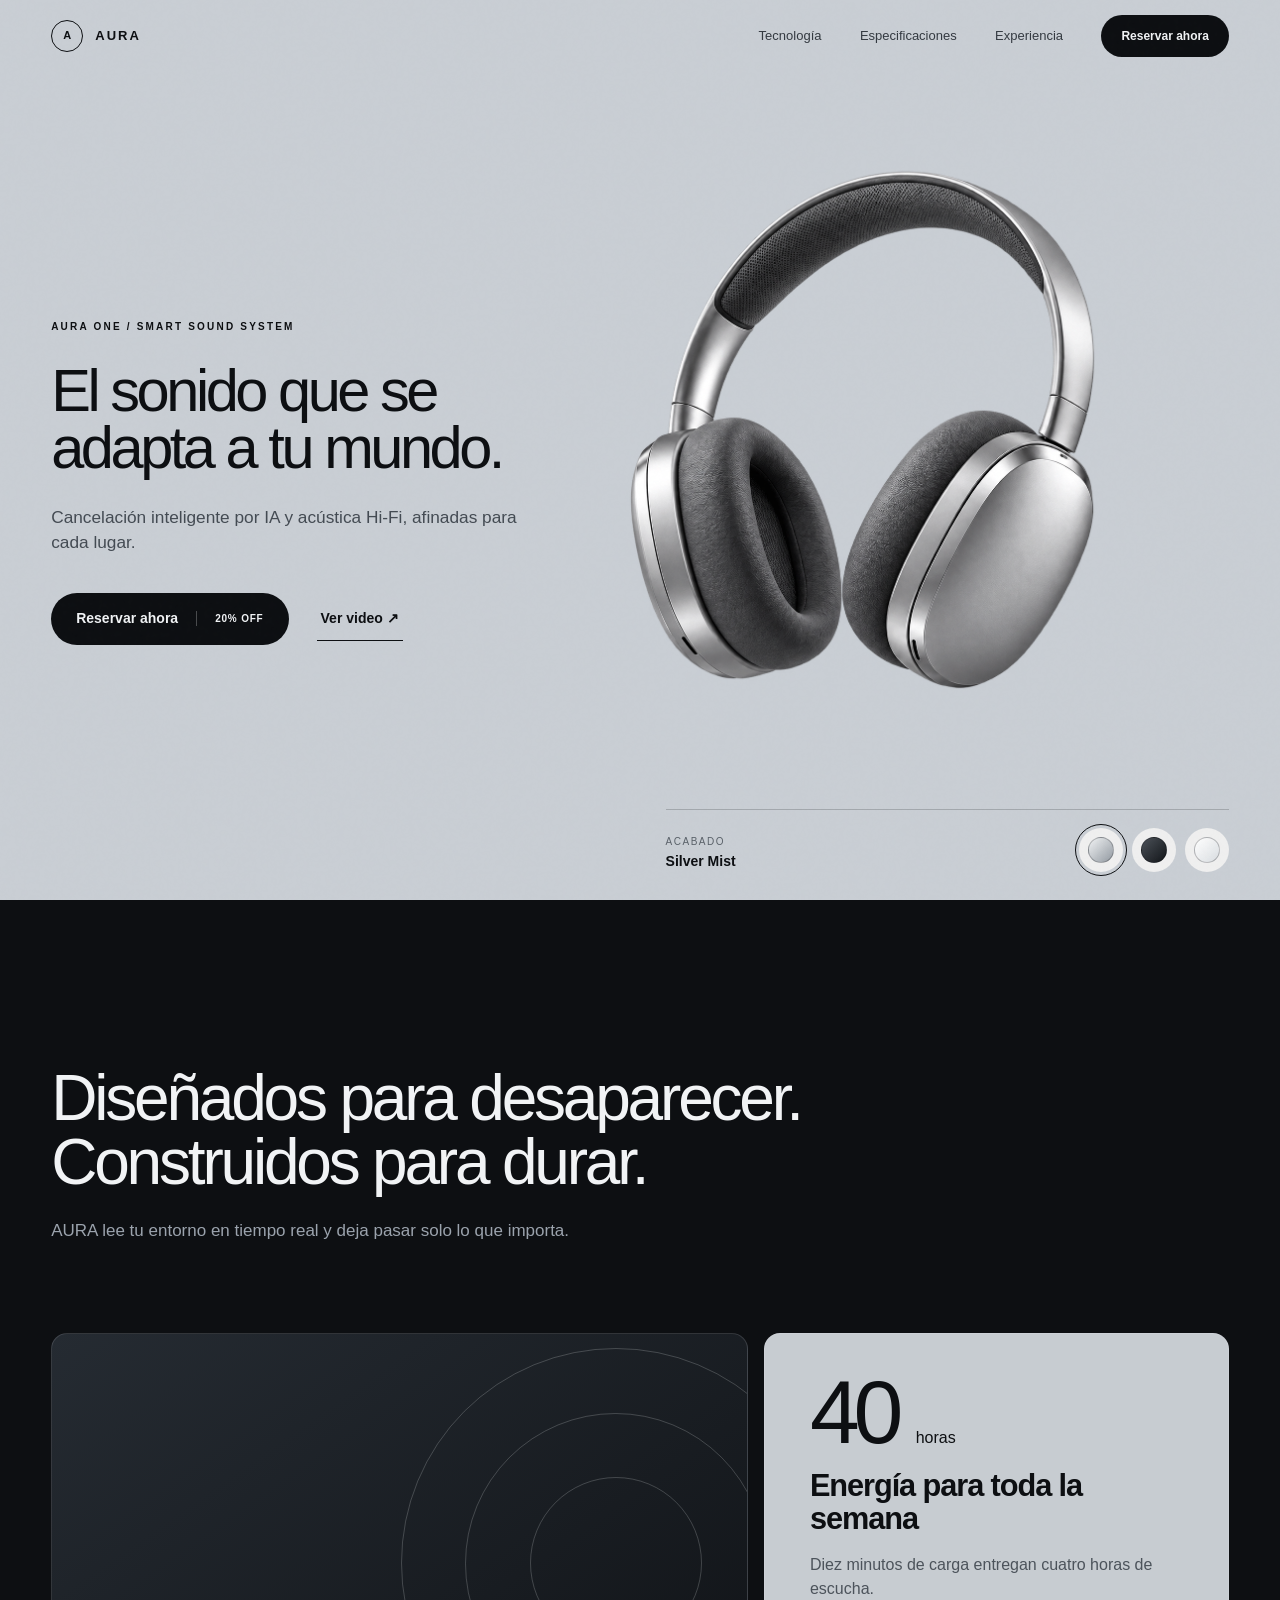
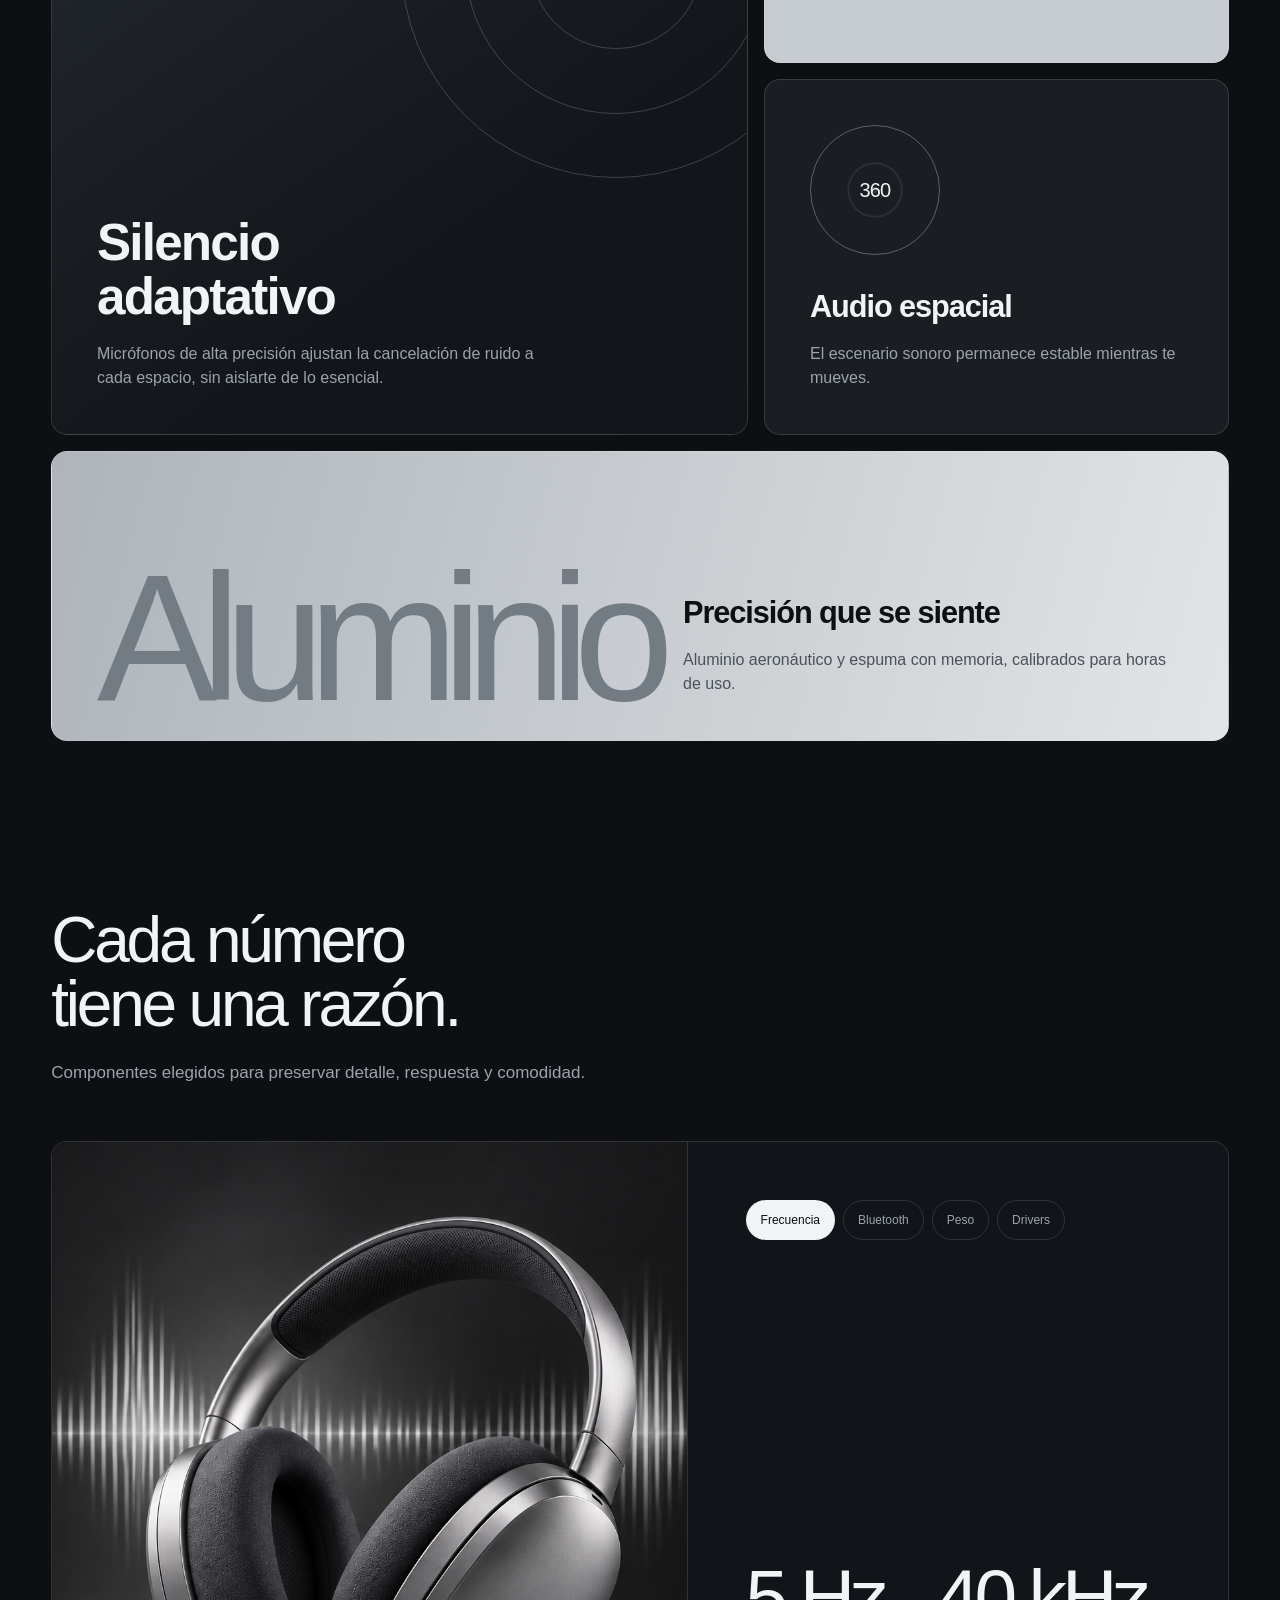
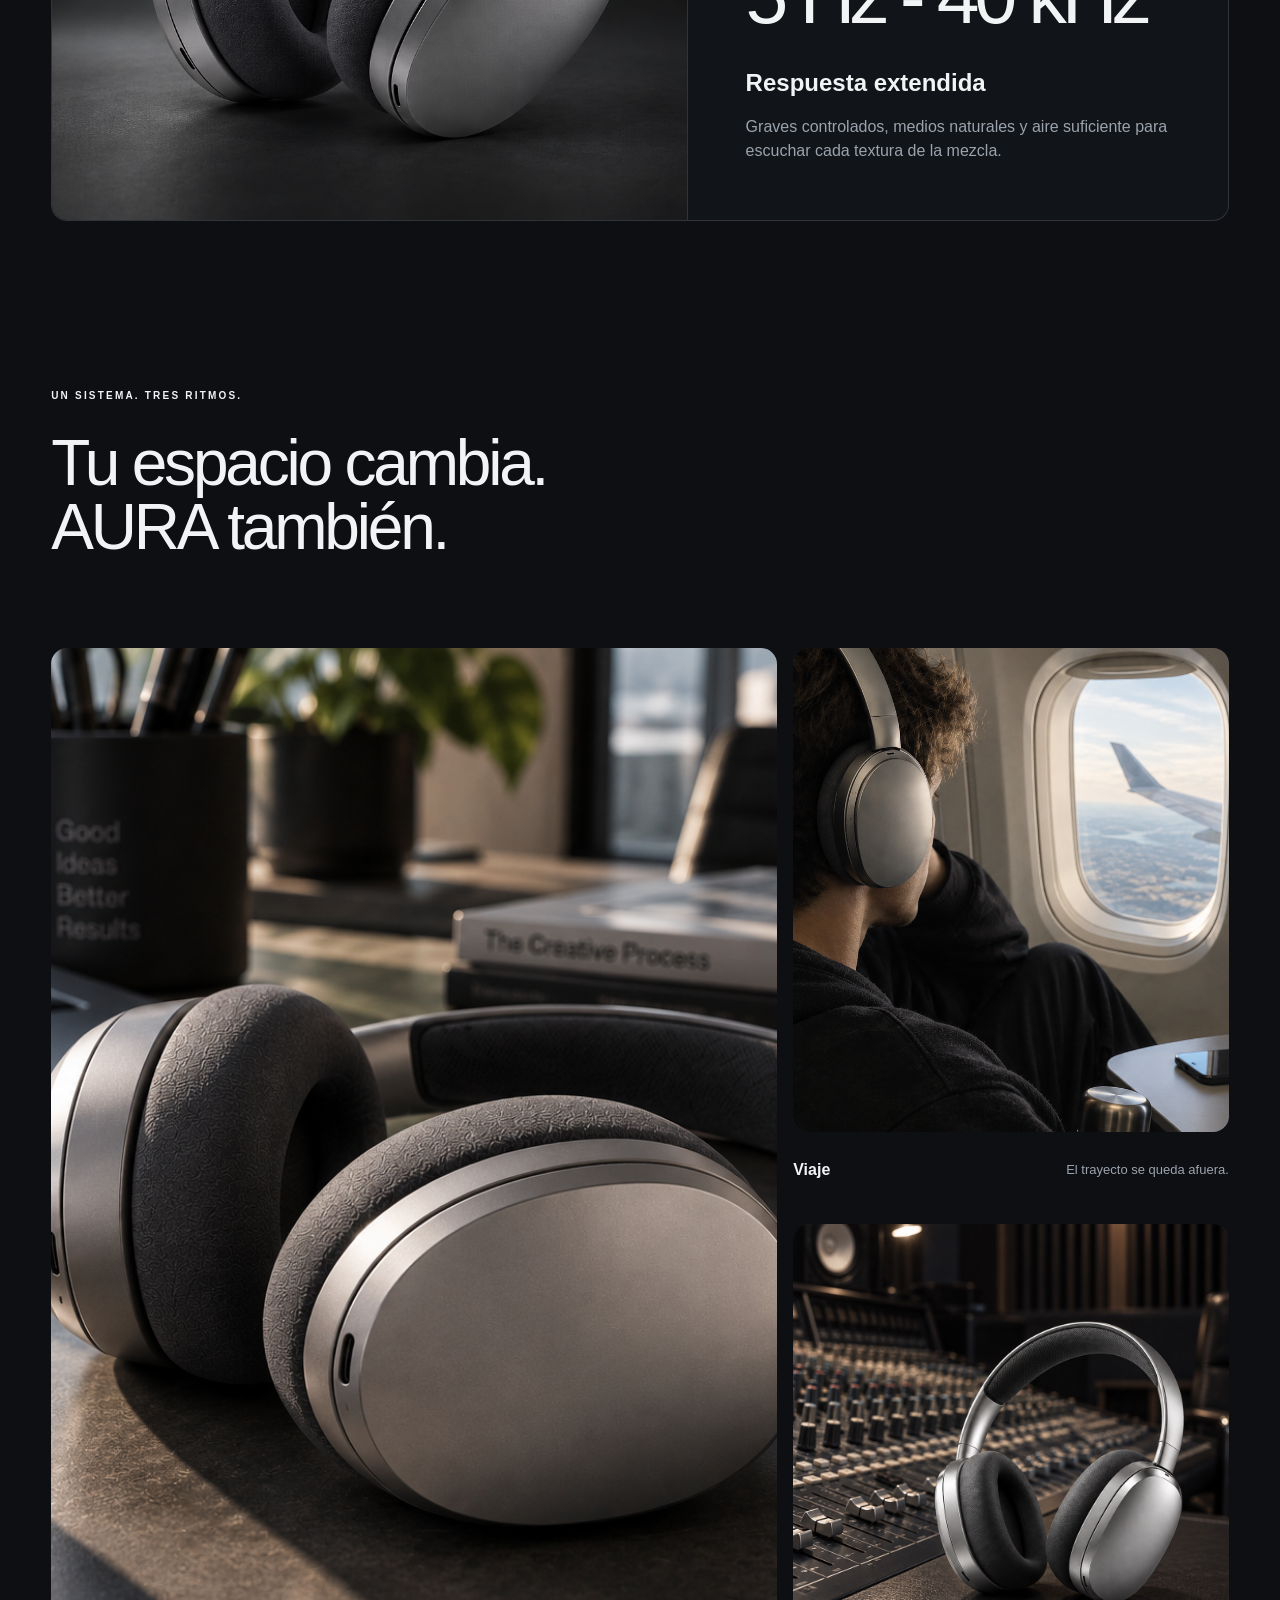
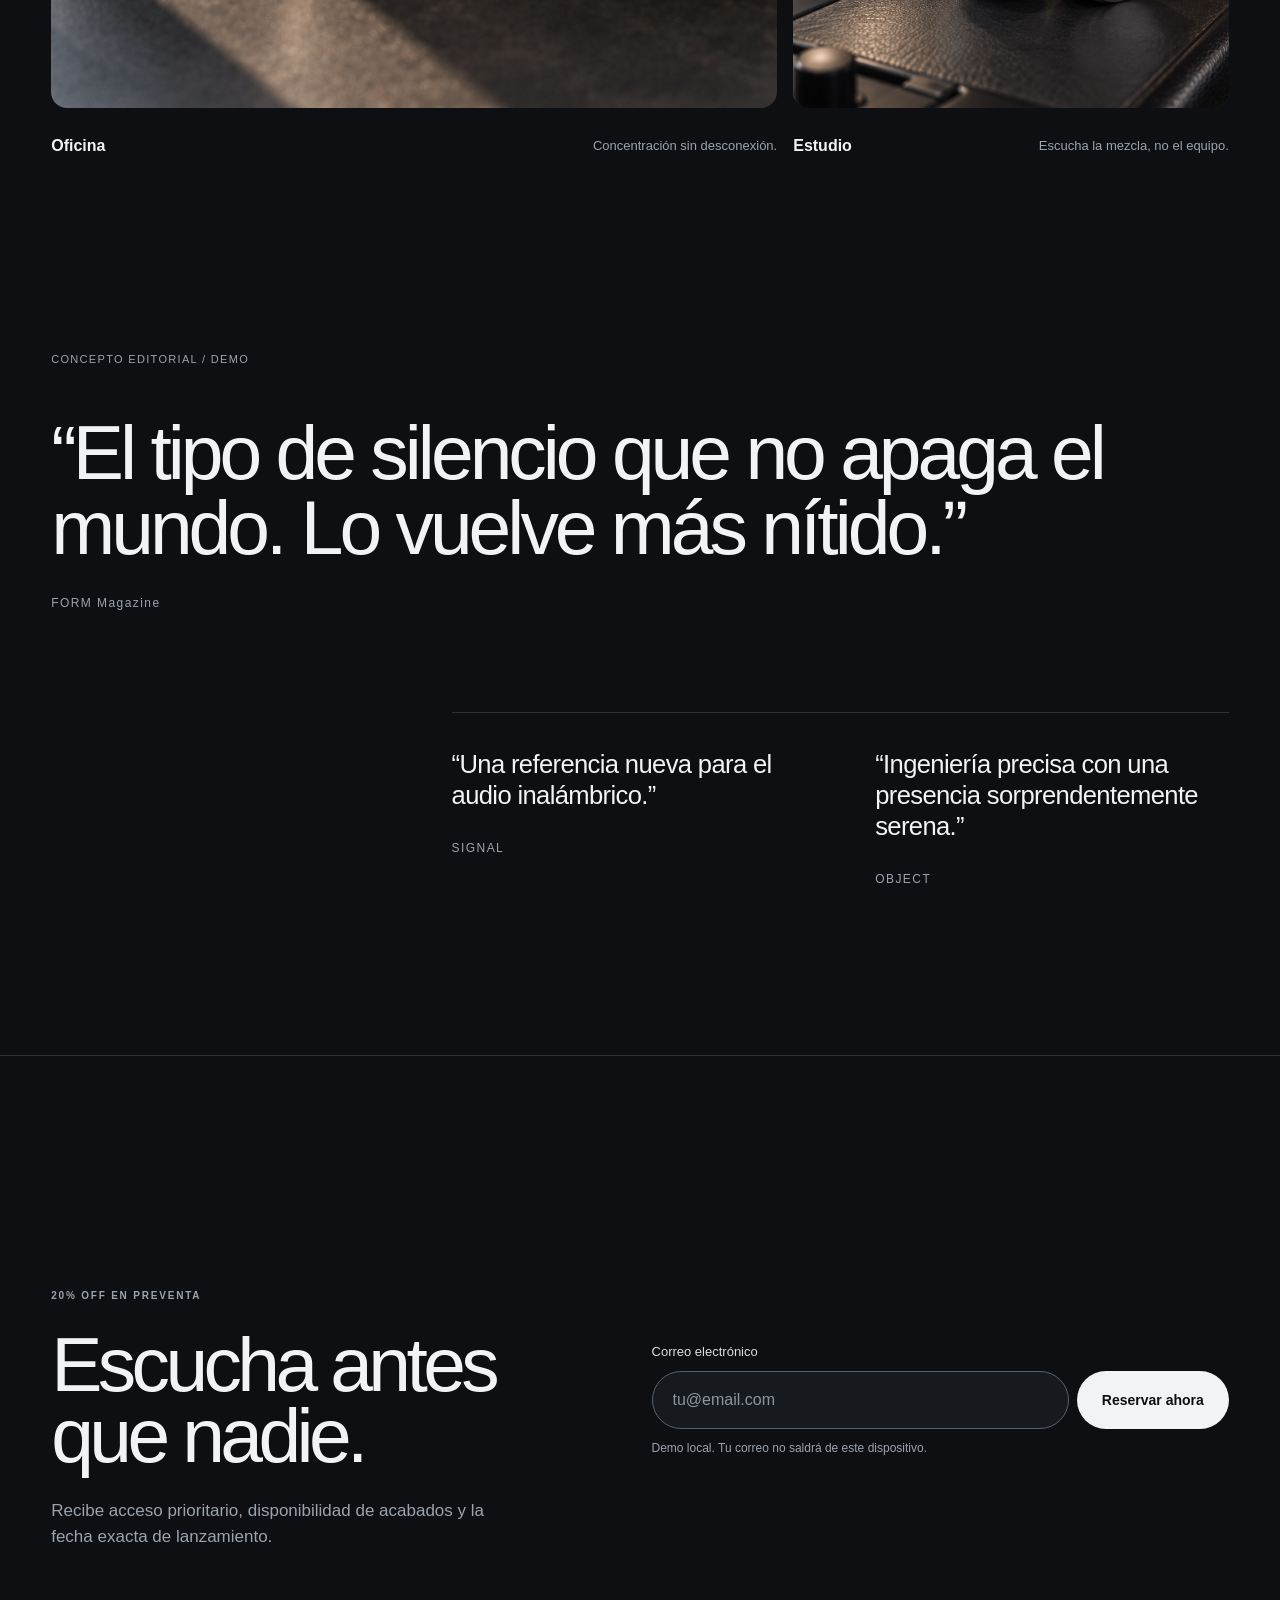
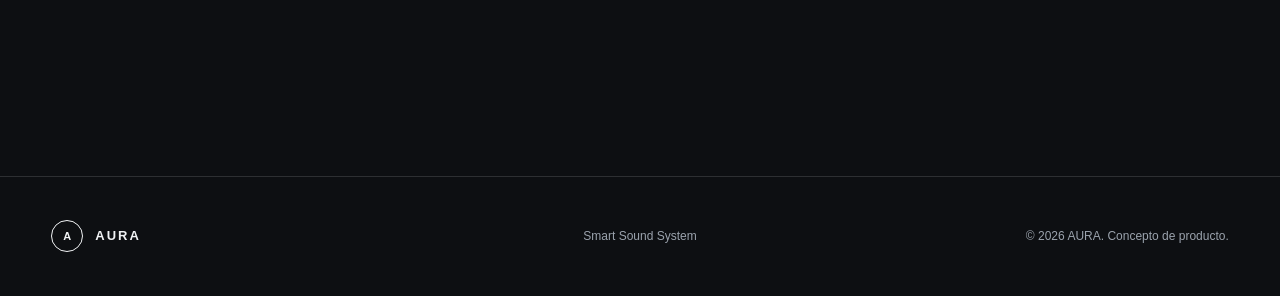
<file: index.html>
<!DOCTYPE html>
<html lang="es">
<head>
    <meta charset="UTF-8">
    <meta name="viewport" content="width=device-width, initial-scale=1.0">
    <meta name="description" content="AURA One: auriculares inalámbricos Hi-Fi con cancelación de ruido adaptativa por IA.">
    <meta name="theme-color" content="#0d0f12">
    <title>AURA | Smart Sound System</title>
    <link rel="icon" href="data:,">
    <link rel="preload" as="image" href="assets/aura-headphones-cutout.png" fetchpriority="high">
    <link rel="stylesheet" href="estilos.css?v=7">
</head>
<body>
    <a class="skip-link" href="#contenido">Saltar al contenido</a>
    <header class="site-header" data-header>
        <a class="brand" href="#inicio" aria-label="AURA, volver al inicio"><span class="brand-mark" aria-hidden="true">A</span><span>AURA</span></a>
        <button class="nav-toggle" type="button" aria-expanded="false" aria-controls="primary-nav"><span class="nav-toggle-label">Menú</span><span class="nav-toggle-lines" aria-hidden="true"><i></i><i></i></span></button>
        <nav class="primary-nav" id="primary-nav" aria-label="Navegación principal">
            <a href="#tecnologia">Tecnología</a><a href="#especificaciones">Especificaciones</a><a href="#experiencia">Experiencia</a><a class="button button-small button-light" href="#reservar">Reservar ahora</a>
        </nav>
    </header>

    <main id="contenido">
        <section class="hero" id="inicio" aria-labelledby="hero-title">
            <div class="hero-content">
                <p class="eyebrow">AURA ONE / SMART SOUND SYSTEM</p>
                <h1 id="hero-title">El sonido que se adapta a tu mundo.</h1>
                <p class="hero-copy">Cancelación inteligente por IA y acústica Hi-Fi, afinadas para cada lugar.</p>
                <div class="hero-actions">
                    <a class="button button-dark" href="#reservar">Reservar ahora <span aria-hidden="true">20% OFF</span></a>
                    <button class="text-button" type="button" data-open-film>Ver video <span aria-hidden="true">&#8599;</span></button>
                </div>
            </div>
            <div class="hero-visual">
                <div class="product-stage"><img id="hero-product" src="assets/aura-headphones-cutout.png" width="1423" height="1105" alt="Auriculares AURA One en aluminio plateado, vista de tres cuartos" fetchpriority="high"></div>
                <div class="finish-control">
                    <div><span class="finish-label">Acabado</span><strong id="finish-name" aria-live="polite">Silver Mist</strong></div>
                    <div class="finish-options" role="group" aria-label="Seleccionar acabado">
                        <button class="finish-button finish-silver" type="button" data-finish="silver" aria-pressed="true"><span class="sr-only">Silver Mist</span></button>
                        <button class="finish-button finish-graphite" type="button" data-finish="graphite" aria-pressed="false"><span class="sr-only">Graphite</span></button>
                        <button class="finish-button finish-white" type="button" data-finish="white" aria-pressed="false"><span class="sr-only">Polar White</span></button>
                    </div>
                </div>
            </div>
        </section>

        <section class="feature-section section-shell" id="tecnologia" aria-labelledby="features-title">
            <div class="section-intro reveal"><h2 id="features-title">Diseñados para desaparecer. Construidos para durar.</h2><p>AURA lee tu entorno en tiempo real y deja pasar solo lo que importa.</p></div>
            <div class="feature-grid">
                <article class="feature feature-primary reveal">
                    <span class="feature-index" aria-hidden="true"></span><h3>Silencio adaptativo</h3><p>Micrófonos de alta precisión ajustan la cancelación de ruido a cada espacio, sin aislarte de lo esencial.</p>
                    <div class="sound-orbit" aria-hidden="true"><span></span><span></span><span></span></div>
                </article>
                <article class="feature feature-battery reveal"><span class="feature-value">40 <small>horas</small></span><br><h3>Energía para toda la semana</h3><p>Diez minutos de carga entregan cuatro horas de escucha.</p></article>
                <article class="feature feature-spatial reveal"><div class="spatial-disc" aria-hidden="true"><span>360</span></div><h3>Audio espacial</h3><p>El escenario sonoro permanece estable mientras te mueves.</p></article>
                <article class="feature feature-material reveal"><p class="material-word" aria-hidden="true">Aluminio</p><div><h3>Precisión que se siente</h3><p>Aluminio aeronáutico y espuma con memoria, calibrados para horas de uso.</p></div></article>
            </div>
        </section>

        <section class="spec-section section-shell" id="especificaciones" aria-labelledby="specs-title">
            <div class="spec-heading reveal"><h2 id="specs-title">Cada número tiene una razón.</h2><p>Componentes elegidos para preservar detalle, respuesta y comodidad.</p></div>
            <div class="spec-panel reveal">
                <div class="spec-product"><img id="spec-image" src="assets/frecuencia.png" width="1536" height="1024" alt="Visualización de la respuesta de frecuencia de AURA One"><span class="spec-marker" aria-hidden="true"></span></div>
                <div class="spec-content">
                    <div class="spec-tabs" role="tablist" aria-label="Especificaciones técnicas">
                        <button type="button" role="tab" data-spec="frequency" aria-selected="true">Frecuencia</button><button type="button" role="tab" data-spec="bluetooth" aria-selected="false">Bluetooth</button><button type="button" role="tab" data-spec="weight" aria-selected="false">Peso</button><button type="button" role="tab" data-spec="drivers" aria-selected="false">Drivers</button>
                    </div>
                    <div class="spec-detail" role="tabpanel" tabindex="0"><span id="spec-value">5 Hz - 40 kHz</span><h3 id="spec-title">Respuesta extendida</h3><p id="spec-description">Graves controlados, medios naturales y aire suficiente para escuchar cada textura de la mezcla.</p></div>
                </div>
            </div>
        </section>

        <section class="experience-section section-shell" id="experiencia" aria-labelledby="experience-title">
            <div class="section-intro reveal"><p class="eyebrow">UN SISTEMA. TRES RITMOS.</p><h2 id="experience-title">Tu espacio cambia. AURA también.</h2></div>
            <div class="experience-grid">
                <figure class="experience-card experience-office reveal" data-parallax><div class="image-frame"><img src="assets/aura-office.png" width="1122" height="1402" loading="lazy" alt="Auriculares AURA sobre la mesa de un estudio de arquitectura iluminado por luz natural"></div><figcaption><strong>Oficina</strong><span>Concentración sin desconexión.</span></figcaption></figure>
                <figure class="experience-card experience-travel reveal" data-parallax><div class="image-frame"><img src="assets/aura-travel.png" width="1122" height="1402" loading="lazy" alt="Viajera usando auriculares AURA junto a la ventana de un tren en movimiento"></div><figcaption><strong>Viaje</strong><span>El trayecto se queda afuera.</span></figcaption></figure>
                <figure class="experience-card experience-studio reveal" data-parallax><div class="image-frame"><img src="assets/aura-studio.jpg" width="1122" height="1402" loading="lazy" alt="Auriculares AURA frente a una consola profesional en un estudio de grabación"></div><figcaption><strong>Estudio</strong><span>Escucha la mezcla, no el equipo.</span></figcaption></figure>
            </div>
        </section>

        <section class="review-section section-shell" aria-labelledby="reviews-title">
            <p class="demo-note">Concepto editorial / Demo</p><h2 id="reviews-title" class="sr-only">Opiniones editoriales de muestra</h2>
            <blockquote class="review-main reveal"><p>“El tipo de silencio que no apaga el mundo. Lo vuelve más nítido.”</p><cite>FORM Magazine</cite></blockquote>
            <div class="review-secondary"><blockquote class="reveal"><p>“Una referencia nueva para el audio inalámbrico.”</p><cite>SIGNAL</cite></blockquote><blockquote class="reveal"><p>“Ingeniería precisa con una presencia sorprendentemente serena.”</p><cite>OBJECT</cite></blockquote></div>
        </section>

        <section class="reserve-section" id="reservar" aria-labelledby="reserve-title">
            <div class="reserve-inner section-shell reveal">
                <div class="reserve-copy"><span class="offer">20% OFF EN PREVENTA</span><h2 id="reserve-title">Escucha antes que nadie.</h2><p>Recibe acceso prioritario, disponibilidad de acabados y la fecha exacta de lanzamiento.</p></div>
                <div class="form-wrap">
                    <form id="waitlist-form" novalidate>
                        <label for="email">Correo electrónico</label><div class="input-row"><input type="email" id="email" name="email" autocomplete="email" inputmode="email" placeholder="tu@email.com" aria-describedby="email-helper email-error"><button class="button button-light" type="submit">Reservar ahora</button></div>
                        <p id="email-helper" class="field-helper">Demo local. Tu correo no saldrá de este dispositivo.</p><p id="email-error" class="field-error" aria-live="polite"></p>
                    </form>
                    <div id="form-status" class="form-success" role="status" aria-live="polite" tabindex="-1" hidden><span class="success-mark" aria-hidden="true">OK</span><div><strong>Estás en la lista.</strong><p>Te avisaremos cuando AURA One esté disponible.</p></div></div>
                </div>
            </div>
        </section>
    </main>

    <footer class="site-footer section-shell"><a class="brand" href="#inicio"><span class="brand-mark" aria-hidden="true">A</span><span>AURA</span></a><p>Smart Sound System</p><p>&copy; 2026 AURA. Concepto de producto.</p></footer>

    <dialog class="film-dialog" id="film-dialog" aria-labelledby="film-title">
        <button class="dialog-close" type="button" data-close-film aria-label="Cerrar video">Cerrar</button>
        <div class="film-visual" aria-hidden="true"><div class="wave wave-a"></div><div class="wave wave-b"></div><div class="wave wave-c"></div><img src="assets/aura-hero-silver.jpg" width="1672" height="940" alt=""></div>
        <div class="film-copy"><span>AURA ONE</span><h2 id="film-title">El mundo cambia. Tu sonido responde.</h2><p>Una experiencia visual de demostración. Sin reproducción externa ni seguimiento.</p></div>
    </dialog>
    <script src="script.js"></script>
</body>
</html>
</file>
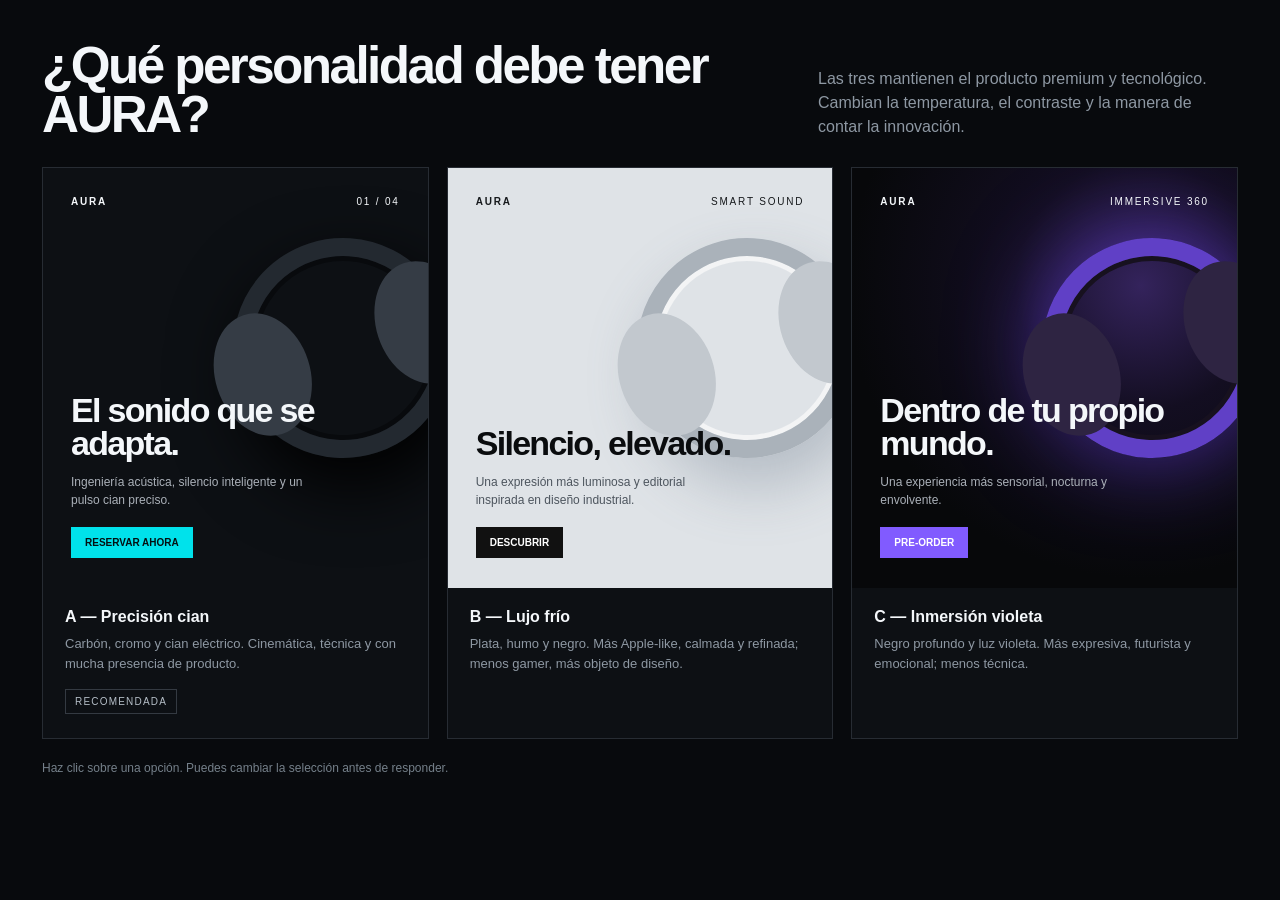
<file: .superpowers/brainstorm/24911-1789592324/content/visual-direction.html>
<!DOCTYPE html>
<html lang="es">
<head>
  <meta charset="UTF-8">
  <meta name="viewport" content="width=device-width, initial-scale=1.0">
  <title>AURA — Dirección visual</title>
  <style>
    *{box-sizing:border-box} body{margin:0;background:#080a0d;color:#f4f7fa;font-family:Arial,Helvetica,sans-serif}.page{max-width:1500px;margin:auto;padding:42px}.top{display:flex;justify-content:space-between;align-items:end;margin-bottom:28px}.top h1{font-size:clamp(32px,4vw,60px);letter-spacing:-.05em;margin:0;max-width:780px;line-height:.95}.top p{color:#8e98a3;max-width:420px;line-height:1.5;margin:0}.grid{display:grid;grid-template-columns:repeat(3,1fr);gap:18px}.card{border:1px solid #272c33;background:#0d1014;cursor:pointer;transition:.25s;overflow:hidden}.card:hover,.card.selected{transform:translateY(-5px);border-color:#00ddea;box-shadow:0 18px 60px #00ddea18}.preview{height:420px;position:relative;overflow:hidden;padding:28px}.preview nav{display:flex;justify-content:space-between;font-size:10px;letter-spacing:.18em;position:relative;z-index:3}.copy{position:absolute;left:28px;right:28px;bottom:30px;z-index:3}.copy h2{font-size:34px;letter-spacing:-.05em;line-height:.96;margin:0 0 14px;max-width:310px}.copy p{font-size:12px;line-height:1.5;max-width:240px;margin:0 0 18px;color:#aab0b8}.button{display:inline-block;background:#00e2eb;color:#041012;padding:10px 14px;font-size:10px;font-weight:800}.product{position:absolute;border-radius:50%;border:18px solid #232930;width:220px;height:220px;right:-25px;top:70px;box-shadow:inset 0 0 0 5px #080a0d,0 30px 70px #000;transform:rotate(-18deg)}.product:before,.product:after{content:"";position:absolute;background:#353c45;border-radius:50%;width:95px;height:125px;top:30px}.product:before{left:-40px}.product:after{right:-40px}.meta{padding:20px 22px 24px}.meta h3{font-size:16px;margin:0 0 8px}.meta p{color:#8e98a3;font-size:13px;line-height:1.5;margin:0}.b .preview{background:#dfe3e7;color:#0a0c0e}.b .preview nav{color:#171a1d}.b .product{border-color:#aab2ba;box-shadow:inset 0 0 0 5px #f3f4f5,0 30px 60px #60708055}.b .product:before,.b .product:after{background:#c2c8ce}.b .copy p{color:#4d555e}.b .button{background:#111;color:#fff}.c .preview{background:radial-gradient(circle at 75% 28%,#34235c 0,#130e21 30%,#07080a 70%)}.c .product{border-color:#6040c6;box-shadow:inset 0 0 0 5px #17111f,0 0 90px #7548ff88}.c .product:before,.c .product:after{background:#2e2442}.c .button{background:#815bff;color:#fff}.tag{display:inline-flex;margin-top:16px;border:1px solid #343a42;color:#b4bdc6;padding:6px 9px;font-size:10px;letter-spacing:.12em;text-transform:uppercase}.hint{color:#75808a;font-size:12px;margin-top:22px}.selected:after{content:"SELECCIONADA";position:absolute}.card{position:relative}.card.selected:after{top:10px;right:10px;background:#00e2eb;color:#071013;padding:7px 9px;font-size:9px;font-weight:900;letter-spacing:.1em}.c.selected:after{background:#815bff;color:#fff}@media(max-width:900px){.page{padding:24px}.top{display:block}.top p{margin-top:18px}.grid{grid-template-columns:1fr}.preview{height:380px}}
  </style>
</head>
<body>
  <main class="page">
    <div class="top"><h1>¿Qué personalidad debe tener AURA?</h1><p>Las tres mantienen el producto premium y tecnológico. Cambian la temperatura, el contraste y la manera de contar la innovación.</p></div>
    <section class="grid">
      <article class="card a" data-choice="a-cyan-precision" onclick="toggleSelect(this)">
        <div class="preview"><nav><b>AURA</b><span>01 / 04</span></nav><div class="product"></div><div class="copy"><h2>El sonido que se adapta.</h2><p>Ingeniería acústica, silencio inteligente y un pulso cian preciso.</p><span class="button">RESERVAR AHORA</span></div></div>
        <div class="meta"><h3>A — Precisión cian</h3><p>Carbón, cromo y cian eléctrico. Cinemática, técnica y con mucha presencia de producto.</p><span class="tag">Recomendada</span></div>
      </article>
      <article class="card b" data-choice="b-cold-luxury" onclick="toggleSelect(this)">
        <div class="preview"><nav><b>AURA</b><span>SMART SOUND</span></nav><div class="product"></div><div class="copy"><h2>Silencio, elevado.</h2><p>Una expresión más luminosa y editorial inspirada en diseño industrial.</p><span class="button">DESCUBRIR</span></div></div>
        <div class="meta"><h3>B — Lujo frío</h3><p>Plata, humo y negro. Más Apple-like, calmada y refinada; menos gamer, más objeto de diseño.</p></div>
      </article>
      <article class="card c" data-choice="c-violet-immersive" onclick="toggleSelect(this)">
        <div class="preview"><nav><b>AURA</b><span>IMMERSIVE 360</span></nav><div class="product"></div><div class="copy"><h2>Dentro de tu propio mundo.</h2><p>Una experiencia más sensorial, nocturna y envolvente.</p><span class="button">PRE-ORDER</span></div></div>
        <div class="meta"><h3>C — Inmersión violeta</h3><p>Negro profundo y luz violeta. Más expresiva, futurista y emocional; menos técnica.</p></div>
      </article>
    </section>
    <p class="hint">Haz clic sobre una opción. Puedes cambiar la selección antes de responder.</p>
  </main>
</body>
</html>
</file>
<file: estilos.css>
:root {
    --ink: #0d0f12;
    --ink-soft: #15191e;
    --smoke: #252a31;
    --silver: #c9ced4;
    --paper: #f1f3f5;
    --muted: #9ba3ad;
    --line: rgba(238, 242, 246, 0.14);
    --line-dark: rgba(13, 15, 18, 0.16);
    --radius: 16px;
    --ease: cubic-bezier(.16, 1, .3, 1);
    --container: 1440px;
    --gutter: clamp(20px, 4vw, 64px);
    --section-space: clamp(96px, 13vw, 190px);
    --z-header: 20;
    --z-dialog: 40;
}

*, *::before, *::after { box-sizing: border-box; }
html { scroll-behavior: smooth; background: var(--ink); }
body {
    margin: 0;
    background: var(--ink);
    color: var(--paper);
    font-family: "Avenir Next", Avenir, "Helvetica Neue", Helvetica, Arial, sans-serif;
    font-size: 16px;
    line-height: 1.5;
    overflow-x: hidden;
    -webkit-font-smoothing: antialiased;
}
body::after {
    content: "";
    position: fixed;
    inset: 0;
    z-index: 50;
    pointer-events: none;
    opacity: .025;
    background-image: url("data:image/svg+xml,%3Csvg viewBox='0 0 180 180' xmlns='http://www.w3.org/2000/svg'%3E%3Cfilter id='n'%3E%3CfeTurbulence type='fractalNoise' baseFrequency='.85' numOctaves='3' stitchTiles='stitch'/%3E%3C/filter%3E%3Crect width='100%25' height='100%25' filter='url(%23n)' opacity='.5'/%3E%3C/svg%3E");
}
::selection { background: var(--silver); color: var(--ink); }
img { display: block; max-width: 100%; }
button, input { font: inherit; }
button, a { -webkit-tap-highlight-color: transparent; }
a { color: inherit; text-decoration: none; }
p, h1, h2, h3, blockquote, figure { margin: 0; }
button { color: inherit; }
:focus-visible { outline: 2px solid var(--paper); outline-offset: 4px; }

.sr-only { position: absolute; width: 1px; height: 1px; padding: 0; margin: -1px; overflow: hidden; clip: rect(0, 0, 0, 0); white-space: nowrap; border: 0; }
.skip-link { position: fixed; top: 10px; left: 10px; z-index: 100; padding: 12px 18px; border-radius: 999px; background: var(--paper); color: var(--ink); transform: translateY(-160%); transition: transform .2s; }
.skip-link:focus { transform: translateY(0); }
.section-shell { width: min(100%, var(--container)); margin-inline: auto; padding-inline: var(--gutter); }

.site-header {
    position: fixed;
    inset: 0 0 auto;
    z-index: var(--z-header);
    min-height: 72px;
    display: flex;
    align-items: center;
    justify-content: space-between;
    padding: 12px var(--gutter);
    border-bottom: 1px solid transparent;
    color: var(--ink);
    transition: background .35s, border-color .35s, color .35s;
}
.site-header.is-scrolled { background: rgba(13, 15, 18, .82); color: var(--paper); backdrop-filter: blur(18px); -webkit-backdrop-filter: blur(18px); border-color: var(--line); }
.brand { display: inline-flex; align-items: center; gap: 12px; font-size: 13px; font-weight: 700; letter-spacing: .16em; }
.brand-mark { width: 32px; aspect-ratio: 1; display: grid; place-items: center; border: 1px solid currentColor; border-radius: 50%; font-size: 11px; letter-spacing: 0; }
.primary-nav { display: flex; align-items: center; gap: clamp(22px, 3vw, 44px); font-size: 13px; color: #343a41; }
.primary-nav > a:not(.button) { transition: color .25s; }
.primary-nav > a:not(.button):hover { color: var(--paper); }
.site-header:not(.is-scrolled):not(.nav-open) .primary-nav > a:not(.button):hover { color: #050607; }
.site-header.is-scrolled .primary-nav, .nav-open .primary-nav { color: #c8cdd3; }
.site-header:not(.is-scrolled):not(.nav-open) .button-light { background: var(--ink); color: var(--paper); }
.site-header.is-scrolled .button-light, .nav-open .button-light { background: var(--paper); color: var(--ink); }
.nav-toggle { display: none; background: none; border: 0; padding: 10px; }
.nav-toggle-lines { width: 22px; display: grid; gap: 5px; }
.nav-toggle-lines i { height: 1px; background: currentColor; transition: transform .25s; }

.button { display: inline-flex; align-items: center; justify-content: center; gap: 18px; min-height: 52px; padding: 0 24px; border: 1px solid transparent; border-radius: 999px; font-weight: 650; font-size: 14px; white-space: nowrap; cursor: pointer; transition: transform .25s var(--ease), background .25s, color .25s, border-color .25s; }
.button:active, .text-button:active { transform: translateY(1px) scale(.98); }
.button-small { min-height: 42px; padding-inline: 19px; font-size: 12px; }
.button-light { background: var(--paper); color: var(--ink); }
.button-light:hover { background: #dce0e4; }
.button-dark { background: var(--ink); color: var(--paper); }
.button-dark:hover { background: #242930; }
.button-dark span { padding-left: 18px; border-left: 1px solid rgba(255,255,255,.25); font-size: 10px; letter-spacing: .08em; }
.text-button { min-height: 44px; padding: 0 4px; border: 0; border-bottom: 1px solid currentColor; background: transparent; color: var(--ink); font-size: 14px; font-weight: 650; cursor: pointer; transition: transform .25s var(--ease), opacity .25s; }
.text-button:hover { opacity: .6; }

.hero {
    min-height: 100svh;
    display: grid;
    grid-template-columns: minmax(500px, .96fr) minmax(520px, 1.04fr);
    background: var(--silver);
    color: var(--ink);
    overflow: hidden;
}
.hero-content { align-self: center; padding: 112px clamp(34px, 5vw, 88px) 48px var(--gutter); position: relative; z-index: 2; }
.eyebrow { margin-bottom: 28px; font-size: 10px; font-weight: 700; letter-spacing: .22em; }
.hero h1 { max-width: 690px; font-size: clamp(48px, 4.65vw, 72px); line-height: .96; letter-spacing: -.058em; font-weight: 520; text-wrap: balance; }
.hero-copy { max-width: 485px; margin-top: 28px; color: #444b53; font-size: clamp(16px, 1.35vw, 20px); line-height: 1.45; }
.hero-actions { display: flex; align-items: center; gap: 28px; margin-top: 38px; }
.hero-visual { position: relative; min-height: 100%; overflow: visible; isolation: isolate; background: var(--silver); }
.hero-visual::before { content: ""; position: absolute; inset: 0; z-index: -1; background: transparent; }
.product-stage { position: absolute; inset: 7% 8% 13% -14%; display: grid; place-items: center; }
.product-stage img { width: 100%; height: 100%; object-fit: contain; object-position: center; filter: contrast(1.03) saturate(.62); transition: filter .45s var(--ease), transform .45s var(--ease), opacity .2s; }
.product-stage img.is-switching { opacity: .35; transform: scale(.985); }
.finish-control { position: absolute; z-index: 2; left: clamp(22px, 4vw, 56px); right: clamp(22px, 4vw, 56px); bottom: 28px; display: flex; justify-content: space-between; align-items: end; gap: 20px; padding-top: 18px; border-top: 1px solid rgba(13,15,18,.2); }
.finish-control > div:first-child { display: grid; gap: 2px; }
.finish-label { color: #5a6169; font-size: 10px; text-transform: uppercase; letter-spacing: .15em; }
.finish-control strong { font-size: 14px; }
.finish-options { display: flex; gap: 9px; }
.finish-button { position: relative; width: 44px; height: 44px; padding: 8px; border: 1px solid transparent; border-radius: 50%; cursor: pointer; }
.finish-button::before { content: ""; display: block; width: 26px; height: 26px; border: 1px solid rgba(13,15,18,.25); border-radius: 50%; }
.finish-button::after { content: ""; position: absolute; inset: -5px; border: 1px solid transparent; border-radius: 50%; transition: border-color .2s; }
.finish-button[aria-pressed="true"]::after { border-color: var(--ink); }
.finish-silver::before { background: linear-gradient(135deg, #f1f3f4, #9299a1); }
.finish-graphite::before { background: linear-gradient(135deg, #4b5158, #121519); }
.finish-white::before { background: linear-gradient(135deg, #fff, #d9dde1); }

.feature-section { padding-top: var(--section-space); padding-bottom: var(--section-space); }
.section-intro { max-width: 820px; margin-bottom: clamp(54px, 7vw, 100px); }
.section-intro h2, .spec-heading h2 { font-size: clamp(38px, 5vw, 74px); line-height: 1; letter-spacing: -.05em; font-weight: 500; text-wrap: balance; }
.section-intro > p:not(.eyebrow), .spec-heading > p { max-width: 580px; margin-top: 24px; color: var(--muted); font-size: 17px; }
.feature-grid { display: grid; grid-template-columns: 1.2fr .8fr; grid-template-rows: repeat(2, minmax(300px, auto)); gap: 16px; }
.feature { position: relative; min-height: 330px; padding: clamp(28px, 3.5vw, 52px); border-radius: var(--radius); overflow: hidden; background: var(--ink-soft); border: 1px solid var(--line); }
.feature h3 { max-width: 420px; font-size: clamp(24px, 2.4vw, 36px); line-height: 1.05; letter-spacing: -.035em; font-weight: 550; }
.feature > p:not(.material-word) { max-width: 460px; margin-top: 18px; color: var(--muted); }
.feature-primary { grid-row: span 2; min-height: 676px; background: linear-gradient(145deg, #252b32, #121519 70%); display: flex; flex-direction: column; justify-content: flex-end; }
.feature-primary h3 { font-size: clamp(36px, 4vw, 64px); }
.feature-index { position: absolute; top: 34px; left: 40px; font-size: 13px; color: #c6ccd2; }
.sound-orbit { position: absolute; width: min(34vw, 430px); aspect-ratio: 1; top: 2%; right: -12%; }
.sound-orbit span { position: absolute; inset: calc(var(--n, 0) * 15%); border: 1px solid rgba(239,243,246,.2); border-radius: 50%; }
.sound-orbit span:nth-child(2) { --n: 1; }
.sound-orbit span:nth-child(3) { --n: 2; }
.feature-battery { background: #c7ccd1; color: var(--ink); }
.feature-battery p { color: #4c535b !important; }
.feature-value { display: block; margin-bottom: auto; font-size: clamp(62px, 7vw, 108px); line-height: .75; letter-spacing: -.07em; }
.feature-value small { font-size: 16px; letter-spacing: 0; }
.feature-spatial { background: #1a1e23; }
.spatial-disc { width: 130px; aspect-ratio: 1; margin-bottom: 36px; display: grid; place-items: center; border: 1px solid #5a626b; border-radius: 50%; background: radial-gradient(circle, #343a42 0 3%, transparent 4% 28%, rgba(255,255,255,.08) 29% 30%, transparent 31%); }
.spatial-disc span { font-size: 20px; letter-spacing: -.04em; }
.feature-material { grid-column: 1 / -1; min-width: 0; min-height: 290px; display: grid; grid-template-columns: minmax(0, .7fr) minmax(0, 1.3fr); align-items: end; background: linear-gradient(105deg, #aeb4ba, #e2e5e7); color: var(--ink); overflow: hidden; }
.feature-material > div { max-width: 500px; justify-self: end; }
.feature-material > div p { margin-top: 18px; color: #4a5159; }
.material-word { font-size: clamp(100px, 15vw, 180px); line-height: .65; letter-spacing: -.09em; color: #737b83; }

.spec-section { padding-bottom: var(--section-space); }
.spec-heading { max-width: 750px; margin-bottom: 56px; }
.spec-panel { display: grid; grid-template-columns: 1.08fr .92fr; min-height: 680px; border: 1px solid var(--line); border-radius: var(--radius); background: #111418; overflow: hidden; }
.spec-product { position: relative; overflow: hidden; background: #111418; }
.spec-product img { position: absolute; inset: 0; width: 100%; height: 100%; max-width: none; object-fit: cover; object-position: center; transition: opacity .3s var(--ease); }
.spec-product img.is-switching { opacity: .3; }
.spec-marker { display: none; }
.spec-content { display: grid; grid-template-rows: auto 1fr; padding: clamp(28px, 4.5vw, 70px); border-left: 1px solid var(--line); }
.spec-tabs { display: flex; flex-wrap: wrap; gap: 8px; }
.spec-tabs button { padding: 10px 14px; border: 1px solid var(--line); border-radius: 999px; background: transparent; color: var(--muted); font-size: 12px; cursor: pointer; transition: color .25s, background .25s; }
.spec-tabs button[aria-selected="true"] { background: var(--paper); color: var(--ink); }
.spec-detail { align-self: end; padding-top: 70px; }
.spec-detail > span { display: block; font-size: clamp(54px, 6vw, 92px); line-height: .9; letter-spacing: -.065em; }
.spec-detail h3 { margin-top: 34px; font-size: 24px; }
.spec-detail p { max-width: 460px; margin-top: 14px; color: var(--muted); }

.experience-section { padding-bottom: var(--section-space); }
.experience-grid { display: grid; grid-template-columns: 1.25fr .75fr; grid-template-rows: repeat(2, 560px); gap: 16px; }
.experience-card { min-width: 0; }
.experience-office { grid-row: 1 / 3; }
.image-frame { height: calc(100% - 76px); overflow: hidden; border-radius: var(--radius); background: var(--smoke); }
.experience-card img { width: 100%; height: 115%; object-fit: cover; transform: translateY(var(--parallax-y, -7%)); }
.experience-office img { height: 100%; object-fit: cover; object-position: center; transform: none; animation: none !important; }
.experience-card figcaption { height: 76px; display: flex; justify-content: space-between; align-items: center; gap: 20px; }
.experience-card figcaption strong { font-size: 16px; }
.experience-card figcaption span { color: var(--muted); font-size: 13px; text-align: right; }

.review-section { padding-bottom: var(--section-space); }
.demo-note { margin-bottom: 48px; color: var(--muted); font-size: 11px; letter-spacing: .12em; text-transform: uppercase; }
.review-main { max-width: 1150px; }
.review-main p { font-size: clamp(43px, 6vw, 86px); line-height: .98; letter-spacing: -.052em; font-weight: 450; }
blockquote cite { display: block; margin-top: 28px; color: var(--muted); font-style: normal; font-size: 12px; letter-spacing: .12em; }
.review-secondary { display: grid; grid-template-columns: repeat(2, 1fr); gap: 70px; margin-top: 100px; margin-left: 34%; padding-top: 36px; border-top: 1px solid var(--line); }
.review-secondary p { font-size: clamp(21px, 2vw, 29px); line-height: 1.22; letter-spacing: -.025em; }

.reserve-section { border-top: 1px solid var(--line); }
.reserve-inner { min-height: 720px; display: grid; grid-template-columns: .9fr 1.1fr; align-items: center; gap: clamp(60px, 10vw, 160px); padding-top: 100px; padding-bottom: 100px; }
.offer { display: inline-block; margin-bottom: 26px; color: var(--muted); font-size: 10px; font-weight: 700; letter-spacing: .18em; }
.reserve-copy h2 { max-width: 650px; font-size: clamp(48px, 6vw, 92px); line-height: .92; letter-spacing: -.06em; font-weight: 500; }
.reserve-copy p { max-width: 520px; margin-top: 28px; color: var(--muted); font-size: 17px; }
.form-wrap { align-self: center; }
#waitlist-form { display: grid; gap: 10px; }
#waitlist-form label { color: #d9dde1; font-size: 13px; }
.input-row { display: grid; grid-template-columns: 1fr auto; gap: 8px; }
.input-row input { width: 100%; min-height: 58px; padding: 0 20px; border: 1px solid #58616b; border-radius: 999px; background: #161a1f; color: var(--paper); outline: none; transition: border-color .2s, box-shadow .2s; }
.input-row input::placeholder { color: #8d96a0; }
.input-row input:focus { border-color: var(--paper); box-shadow: 0 0 0 3px rgba(241,243,245,.12); }
.input-row input[aria-invalid="true"] { border-color: #ef9a9a; }
.field-helper, .field-error { min-height: 20px; font-size: 12px; }
.field-helper { color: #9ba3ad; }
.field-error { color: #ffb2b2; }
.form-success { display: flex; align-items: center; gap: 18px; padding: 24px; border: 1px solid var(--line); border-radius: var(--radius); background: #161a1f; }
.form-success[hidden] { display: none; }
.success-mark { width: 46px; aspect-ratio: 1; display: grid; place-items: center; flex: 0 0 auto; border-radius: 50%; background: var(--paper); color: var(--ink); font-size: 10px; font-weight: 800; }
.form-success strong { font-size: 20px; }
.form-success p { margin-top: 4px; color: var(--muted); }

.site-footer { min-height: 120px; display: grid; grid-template-columns: 1fr auto 1fr; align-items: center; gap: 30px; border-top: 1px solid var(--line); color: var(--muted); font-size: 12px; }
.site-footer .brand { color: var(--paper); }
.site-footer p:last-child { justify-self: end; }

.film-dialog { width: min(1180px, calc(100% - 32px)); max-height: calc(100dvh - 32px); padding: 0; border: 1px solid rgba(255,255,255,.18); border-radius: var(--radius); background: #111418; color: var(--paper); box-shadow: 0 34px 100px rgba(0,0,0,.55); overflow: hidden; }
.film-dialog::backdrop { background: rgba(6,7,9,.82); backdrop-filter: blur(14px); }
.dialog-close { position: absolute; top: 18px; right: 18px; z-index: 2; min-height: 40px; padding: 0 16px; border: 1px solid rgba(255,255,255,.22); border-radius: 999px; background: rgba(13,15,18,.7); cursor: pointer; }
.film-visual { position: relative; height: min(62vh, 620px); overflow: hidden; background: radial-gradient(circle, #4e5660, #171b20 55%, #0c0e11); }
.film-visual img { position: absolute; inset: 0; width: 100%; height: 100%; object-fit: cover; mix-blend-mode: screen; filter: grayscale(1) brightness(.62) contrast(1.12); }
.wave { position: absolute; z-index: 1; inset: 50% auto auto 50%; aspect-ratio: 1; border: 1px solid rgba(255,255,255,.24); border-radius: 50%; transform: translate(-50%,-50%); }
.wave-a { width: 28%; }.wave-b { width: 52%; }.wave-c { width: 76%; }
.film-copy { padding: 30px clamp(24px, 5vw, 60px) 42px; }
.film-copy > span { color: var(--muted); font-size: 10px; letter-spacing: .18em; }
.film-copy h2 { margin-top: 12px; font-size: clamp(30px, 4vw, 54px); letter-spacing: -.04em; }
.film-copy p { margin-top: 12px; color: var(--muted); }

.js .reveal { opacity: 0; transform: translateY(26px); transition: opacity .75s var(--ease), transform .75s var(--ease); }
.js .reveal.is-visible { opacity: 1; transform: translateY(0); }

@media (prefers-reduced-transparency: reduce) {
    .site-header.is-scrolled { background: var(--ink); backdrop-filter: none; }
}

@media (prefers-reduced-motion: no-preference) {
    .product-stage img { animation: product-float 7s ease-in-out infinite; }
    .sound-orbit span { animation: orbit-pulse 5s ease-in-out infinite; }
    .sound-orbit span:nth-child(2) { animation-delay: .8s; }
    .sound-orbit span:nth-child(3) { animation-delay: 1.6s; }
    .film-dialog[open] .wave { animation: wave-breathe 3.8s ease-in-out infinite; }
    .film-dialog[open] .wave-b { animation-delay: .4s; }
    .film-dialog[open] .wave-c { animation-delay: .8s; }
}
@supports (animation-timeline: view()) {
    @media (prefers-reduced-motion: no-preference) {
        .experience-card img { animation: image-parallax linear both; animation-timeline: view(); animation-range: entry 0% exit 100%; }
    }
}
@keyframes product-float { 0%,100% { transform: translateY(0); } 50% { transform: translateY(-10px); } }
@keyframes orbit-pulse { 0%,100% { opacity: .38; transform: scale(1); } 50% { opacity: .85; transform: scale(1.035); } }
@keyframes wave-breathe { 0%,100% { opacity: .25; transform: translate(-50%,-50%) scale(.96); } 50% { opacity: .8; transform: translate(-50%,-50%) scale(1.03); } }
@keyframes image-parallax { from { transform: translateY(-10%); } to { transform: translateY(0); } }

@media (max-width: 1050px) {
    .hero { grid-template-columns: .92fr 1.08fr; }
    .hero h1 { font-size: clamp(44px, 5.8vw, 62px); }
    .product-stage { inset: 8% 5% 13% -13%; }
    .review-secondary { margin-left: 18%; }
}

@media (max-width: 900px) {
    .site-header { min-height: 64px; }
    .nav-toggle { display: flex; align-items: center; gap: 12px; cursor: pointer; }
    .nav-toggle-label { font-size: 12px; }
    .primary-nav { position: absolute; top: 64px; left: 0; right: 0; display: grid; gap: 0; padding: 14px var(--gutter) 24px; background: rgba(13,15,18,.97); border-bottom: 1px solid var(--line); opacity: 0; visibility: hidden; transform: translateY(-10px); transition: opacity .25s, transform .25s, visibility .25s; }
    .nav-open .primary-nav { opacity: 1; visibility: visible; transform: translateY(0); }
    .primary-nav > a { padding-block: 14px; }
    .primary-nav .button { margin-top: 10px; }
    .nav-open .nav-toggle-lines i:first-child { transform: translateY(3px) rotate(45deg); }
    .nav-open .nav-toggle-lines i:last-child { transform: translateY(-3px) rotate(-45deg); }
    .hero { grid-template-columns: 1fr; grid-template-rows: auto minmax(460px, 55svh); min-height: 100svh; padding-top: 64px; }
    .hero-visual { overflow: hidden; }
    .hero-content { padding: 64px var(--gutter) 36px; }
    .hero h1 { max-width: 760px; font-size: clamp(45px, 8vw, 72px); }
    .hero-copy { margin-top: 22px; }
    .hero-actions { margin-top: 30px; }
    .finish-control { bottom: 10px; }
    .product-stage { inset: 3% 6% 8% 6%; }
    .product-stage img { width: 100%; object-position: center; }
    .feature-grid { grid-template-columns: 1fr; grid-template-rows: auto; }
    .feature-primary { grid-row: auto; min-height: 560px; }
    .feature-material { grid-column: auto; grid-template-columns: minmax(0, .85fr) minmax(0, 1.15fr); }
    .material-word { max-width: 100%; font-size: clamp(76px, 15vw, 140px); overflow-wrap: anywhere; }
    .experience-card img { height: 100%; transform: none; object-position: center; }
    .spec-panel { grid-template-columns: 1fr; min-height: 0; }
    .spec-product { min-height: 480px; }
    .spec-content { min-height: 520px; border-left: 0; border-top: 1px solid var(--line); }
    .experience-grid { grid-template-columns: 1fr 1fr; grid-template-rows: 720px 560px; }
    .experience-office { grid-column: 1 / -1; grid-row: auto; }
    .review-secondary { margin-left: 0; }
    .reserve-inner { grid-template-columns: 1fr; min-height: 0; gap: 70px; }
}

@media (min-width: 641px) and (max-width: 900px) {
    .hero { grid-template-rows: auto minmax(560px, 64svh); }
    .product-stage { inset: 2% 10% 3% 10%; }
    .feature-material { grid-template-columns: 1fr; min-height: 520px; align-content: end; gap: 28px; }
    .feature-material .material-word { font-size: clamp(92px, 17vw, 150px); line-height: .78; }
    .feature-material > div { justify-self: start; max-width: 620px; }
}

@media (max-width: 640px) {
    :root { --gutter: 16px; --section-space: 88px; }
    .hero { grid-template-rows: auto minmax(390px, 46svh); }
    .hero-content { padding-top: 52px; }
    .eyebrow { margin-bottom: 20px; font-size: 9px; }
    .hero h1 { font-size: clamp(42px, 13vw, 58px); }
    .hero-copy { font-size: 16px; }
    .hero-actions { align-items: flex-start; flex-direction: column; gap: 16px; }
    .button { min-height: 50px; }
    .finish-control { bottom: 6px; }
    .product-stage { inset: 2% 6% 8% 6%; }
    .product-stage img { width: 100%; object-position: center; }
    .section-intro { margin-bottom: 46px; }
    .section-intro h2, .spec-heading h2 { font-size: 40px; }
    .feature { min-height: 260px; padding: 28px 24px; }
    .feature-primary { min-height: 410px; }
    .sound-orbit { width: 320px; }
    .feature-material { grid-template-columns: 1fr; min-height: 320px; gap: 18px; }
    .feature-material > div { justify-self: start; }
    .material-word { align-self: start; font-size: clamp(72px, 22vw, 112px); line-height: .78; white-space: nowrap; }
    .spec-panel { border-radius: 12px; }
    .spec-product { min-height: 340px; }
    .spec-product img { inset: 0; width: 100%; height: 100%; }
    .spec-content { min-height: 470px; padding: 26px; }
    .spec-tabs { display: grid; grid-template-columns: 1fr 1fr; }
    .spec-detail > span { font-size: 54px; }
    .experience-grid { display: block; }
    .experience-card { height: auto; margin-bottom: 42px; }
    .experience-card .image-frame { height: 65svh; min-height: 480px; }
    .experience-card figcaption { height: auto; padding-top: 16px; }
    .review-main p { font-size: 43px; }
    .review-secondary { grid-template-columns: 1fr; gap: 48px; margin-top: 68px; }
    .reserve-inner { padding-top: 90px; padding-bottom: 90px; }
    .reserve-copy h2 { font-size: 52px; }
    .input-row { grid-template-columns: 1fr; }
    .input-row input { font-size: 16px; }
    .site-footer { grid-template-columns: 1fr; gap: 16px; padding-top: 38px; padding-bottom: 38px; }
    .site-footer p:last-child { justify-self: start; }
    .film-visual { height: 48vh; }
}

@media (prefers-reduced-motion: reduce) {
    *, *::before, *::after { scroll-behavior: auto !important; animation-duration: .01ms !important; animation-iteration-count: 1 !important; transition-duration: .01ms !important; }
    .reveal { opacity: 1 !important; transform: none !important; }
    .experience-card img { transform: none !important; }
}
</file>
